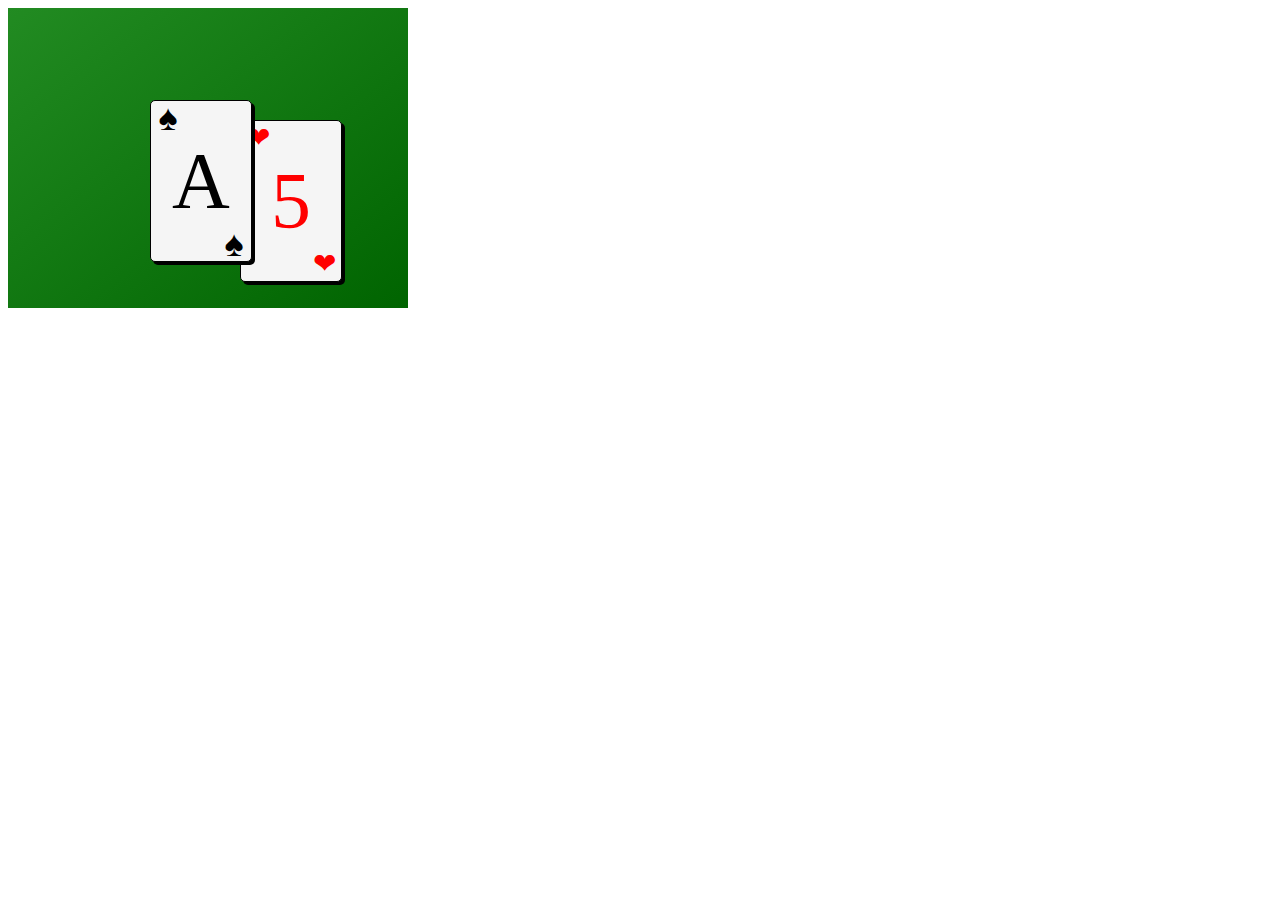
<file: index.html>
<!DOCTYPE HTML>
<html lang="en">
<head>
   <title>Playing cards</title>
   <link rel="stylesheet" href="styles.css">
</head>
<body>
   <div class="table">
      <div class="card card-top card-black">A
         <span class="spade top-left">&#9824;</span>
         <span class="spade bottom-right">&#9824;</span>
      </div>
      <div class="card card-bottom card-red">5
         <span class="heart top-left">&#10084;</span>
         <span class="heart bottom-right">&#10084;</span>
      </div>
   </div>
</body>
</html>
</file>
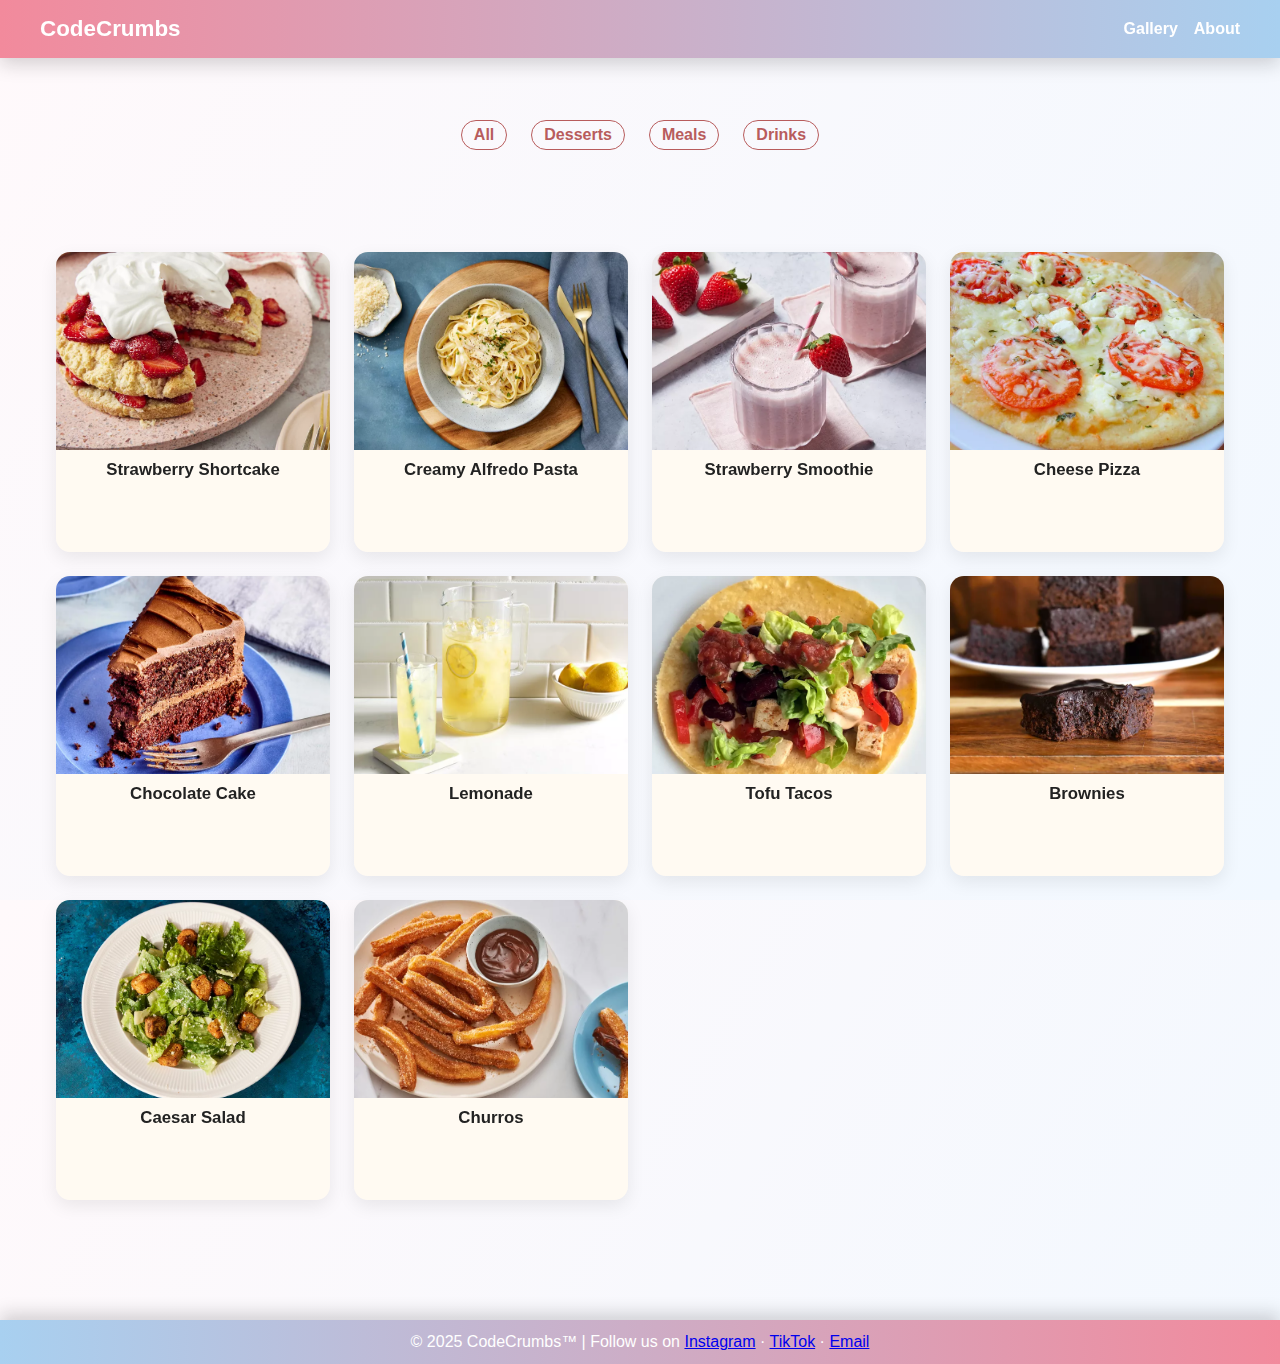
<file: project1/index.html>
<!DOCTYPE html>
<html lang="en">
<head>
  <meta charset="UTF-8">
  <meta name="viewport" content="width=device-width, initial-scale=1.0">
  <title>CodeCrumbs™ - Home</title>
  <link rel="stylesheet" href="style.css">
</head>

<body class="home-page">
  <header class="header">
    <div class="header-inner">
      <h1 class="logo">CodeCrumbs</h1>
      <nav class="nav-bar">
        <a href="gallery.html" class="nav-link">Gallery</a>
        <a href="about.html" class="nav-link">About</a>
      </nav>
    </div>
  </header>

  <main class="main-content">
    <input type="radio" name="filter" id="f-all" checked>
    <input type="radio" name="filter" id="f-dessert">
    <input type="radio" name="filter" id="f-meal">
    <input type="radio" name="filter" id="f-drink">

    <section class="filters" aria-label="Recipe filters">
      <label for="f-all" class="filter-pill">All</label>
      <label for="f-dessert" class="filter-pill">Desserts</label>
      <label for="f-meal" class="filter-pill">Meals</label>
      <label for="f-drink" class="filter-pill">Drinks</label>
    </section>

    <section class="card-grid" aria-label="Recipe list">
      <!-- Recipe card 1 -->
      <a href="recipe1.html" class="card dessert" aria-labelledby="r1-title">
        <div class="card-inner">
          <div class="card-front">
            <img src="assets/strawb_srt_cake.webp" alt="Recipe Thumbnail" class="card-img">
            <h2 id="r1-title">Strawberry Shortcake</h2>
          </div>
          <div class="card-back">
            <p>Prep: 30 mins</p>
            <p>Cook: 20 mins</p>
            <p>Additional: 10mins</p>
            <p>total: 1 hour</p>
            <p>Serves: 8</p>
            <p>Yield: 1 (8-inch) round cake</p>
          </div>
        </div>
      </a>

      <!-- Recipe Card 2 -->
      <a href="recipe2.html" class="card meal" aria-labelledby="r2-title">
        <div class="card-inner">
          <div class="card-front">
            <img src="assets/alfredo.webp" alt="Pasta Thumbnail" class="card-img">
            <h2 id="r2-title">Creamy Alfredo Pasta</h2>
          </div>
          <div class="card-back">
            <p>Cook: 15 mins</p>
            <p>Total: 15 mins</p>
            <p>Serves: 4</p>
          </div>
        </div>
      </a>

      <!-- Recipe Card 3 -->
      <a href="recipe3.html" class="card drink" aria-labelledby="r3-title">
        <div class="card-inner">
          <div class="card-front">
            <img src="assets/srawb_smthy.webp" alt="Strawberry Smoothie" class="card-img">
            <h2 id="r3-title">Strawberry Smoothie</h2>
          </div>
          <div class="card-back">
            <p>Prep: 5 mins</p>
            <p>Cook: 5 mins</p>
            <p>Serves: 2</p>
          </div>
        </div>
      </a>

      <!-- Recipe Card 4 -->
      <a href="recipe4.html" class="card meal" aria-labelledby="r4-title">
        <div class="card-inner">
          <div class="card-front">
            <img src="assets/pizza.webp" alt="Cheese Pizza" class="card-img">
            <h2 id="r4-title">Cheese Pizza</h2>
          </div>
          <div class="card-back">
            <p>Prep: 15 mins</p>
            <p>Cook: 10 mins</p>
            <p>Additional: 15 mins</p>
            <p>Total: 40 mins</p>
            <p>Serves: 8</p>
            <p>Yield: 2</p>
          </div>
        </div>
      </a>

      <!-- Recipe Card 5 -->
      <a href="recipe5.html" class="card dessert" aria-labelledby="r5-title">
        <div class="card-inner">
          <div class="card-front">
            <img src="assets/choc_cake.webp" alt="Chocolate Cake" class="card-img">
            <h2 id="r5-title">Chocolate Cake</h2>
          </div>
          <div class="card-back">
            <p>Prep: 20 mins</p>
            <p>Cook: 30 mins</p>
            <p>Additional: 10 mins</p>
            <p>Total: 1 hour</p>
            <p>Serves: 24</p>
            <p>1 2 layer (9-inch) cake</p>
          </div>
        </div>
      </a>

      <!-- Recipe Card 6 -->
      <a href="recipe6.html" class="card drink" aria-labelledby="r6-title">
        <div class="card-inner">
          <div class="card-front">
            <img src="assets/lemonade.webp" alt="Lemonade" class="card-img">
            <h2 id="r6-title">Lemonade</h2>
          </div>
          <div class="card-back">
            <p>Prep: 10 mins</p>
            <p>Cook: 5 mins</p>
            <p>Total: 15 mins</p>
            <p>Serves: 10</p>
            <p>Yield: 10 (8-ounce) servings</p>
          </div>
        </div>
      </a>

      <!-- Recipe Card 7 -->
      <a href="recipe7.html" class="card meal" aria-labelledby="r7-title">
        <div class="card-inner">
          <div class="card-front">
            <img src="assets/taco.webp" alt="Tofu Tacos" class="card-img">
            <h2 id="r7-title">Tofu Tacos</h2>
          </div>
          <div class="card-back">
            <p>Prep: 25 mins</p>
            <p>Cook: 10 mins</p>
            <p>Total: 35 mins</p>
            <p>Serves: 8</p>
            <p>Yield: 8 tacos</p>
          </div>
        </div>
      </a>

      <!-- Recipe Card 8 -->
      <a href="recipe8.html" class="card dessert" aria-labelledby="r8-title">
        <div class="card-inner">
          <div class="card-front">
            <img src="assets/brownie.webp" alt="Brownies" class="card-img">
            <h2 id="r8-title">Brownies</h2>
          </div>
          <div class="card-back">
            <p>Prep: 15 mins</p>
            <p>Cook: 30 mins</p>
            <p>Total: 45 mins</p>
            <p>Serves: 16</p>
            <p>Yield: 16 brownies</p>
          </div>
        </div>
      </a>

      <!-- Recipe Card 9 -->
      <a href="recipe9.html" class="card meal" aria-labelledby="r9-title">
        <div class="card-inner">
          <div class="card-front">
            <img src="assets/salad.webp" alt="Caesar Salad" class="card-img">
            <h2 id="r9-title">Caesar Salad</h2>
          </div>
          <div class="card-back">
            <p>Prep: 20 mins</p>
            <p>Total: 20 mins</p>
            <p>Serves: 2</p>
          </div>
        </div>
      </a>

      <!-- Recipe Card 10 -->
      <a href="recipe10.html" class="card dessert" aria-labelledby="r10-title">
        <div class="card-inner">
          <div class="card-front">
            <img src="assets/churros.webp" alt="Churros" class="card-img">
            <h2 id="r10-title">Churros</h2>
          </div>
          <div class="card-back">
            <p>Prep: 10 mins</p>
            <p>Cook: 10 mins</p>
            <p>Total: 20 mins</p>
            <p>Serves: 4</p>
          </div>
        </div>
      </a>
    </section>
  </main>

  <footer class="footer">
    <p>© 2025 CodeCrumbs™ | Follow us on 
      <a href="#">Instagram</a> · <a href="#">TikTok</a> · <a href="#">Email</a>
    </p>
  </footer>
</body>
</html>
</file>
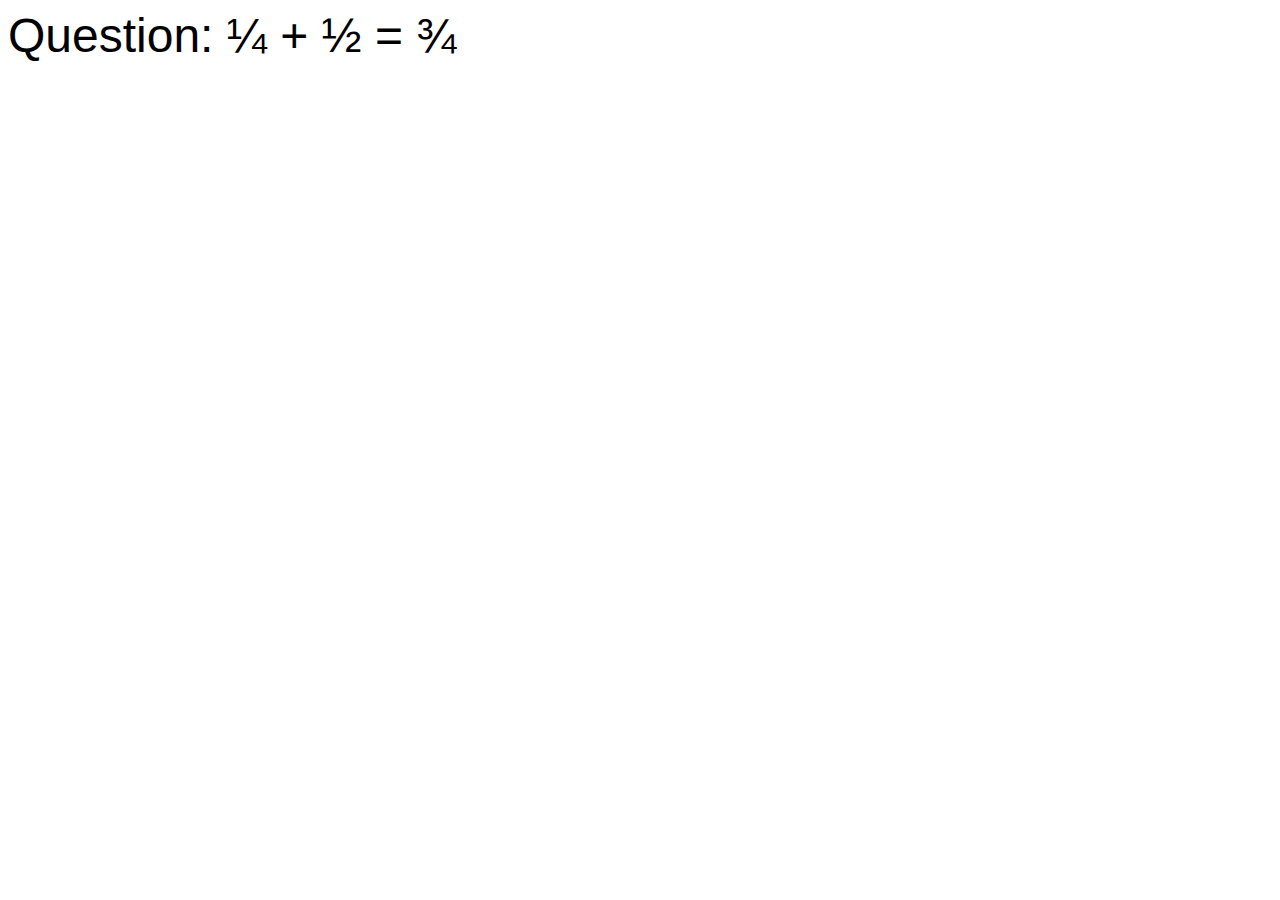
<file: question.html>
<!DOCTYPE HTML>
<html>
   <head>
      <title>Question and Answer</title>
      <style>
   
         body {
            font-family: Calibri, sans-serif;
            font-size: 3em;
         }
   
         #answer {
            color: black;
            width: 100px;
   
            /* Part of your solution goes here */
   
         }
   
         /* moveFraction goes here */
   
   
         #question {
            /* Part of your solution goes here */
   
         }
   
         #question:hover {
            /* Part of your solution goes here */
   
         }
         
         span {
            display: inline-block;         
         }
   
      </style>
   </head>
   <body>
      <span id="question">Question: &frac14; + &frac12; =</span>
      <span id="answer">&frac34;</span>   
   </body>
</html>
</file>
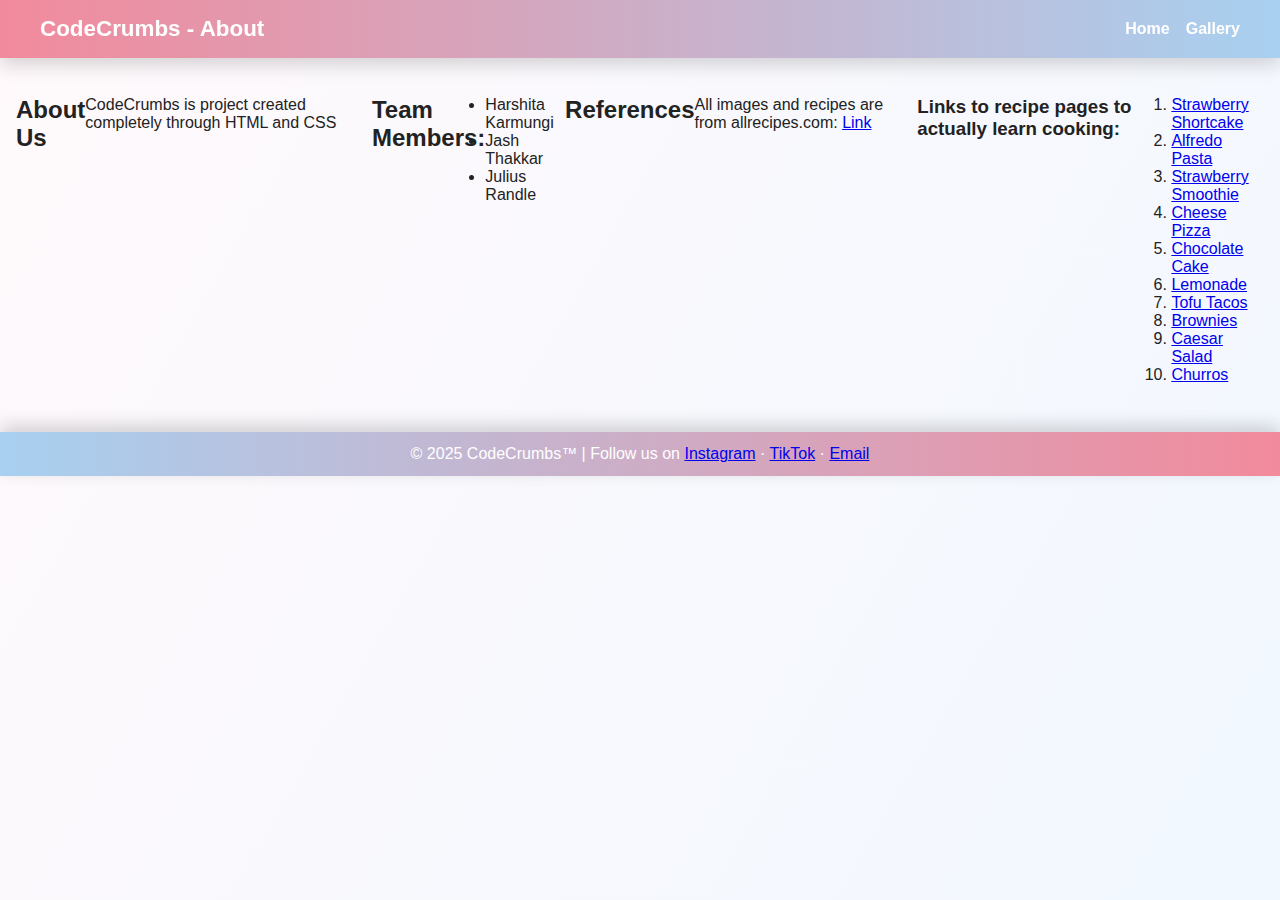
<file: project1/about.html>
<!DOCTYPE html>
<html lang="en">
<head>
  <meta charset="UTF-8">
  <meta name="viewport" content="width=device-width, initial-scale=1.0">
  <title>CodeCrumbs™ - Home</title>
  <link rel="stylesheet" href="style.css">
</head>

<body class="about-page">
    <header class="header">
        <div class="header-inner">
        <h1 class="logo">CodeCrumbs - About</h1>
        <nav class="nav-bar">
            <a href="index.html" class="nav-link active">Home</a>
            <a href="gallery.html" class="nav-link">Gallery</a>
        </nav>
        </div>
    </header>

    <section class="about">
        <h2>About Us</h2>
        <p>CodeCrumbs is project created completely through HTML and CSS</p>
        <h2>Team Members:</h2>
        <ul>
            <li>Harshita Karmungi</li>
            <li>Jash Thakkar</li>
            <li>Julius Randle</li>
        </ul>

        <h2>References</h2>
        <p>All images and recipes are from allrecipes.com: <a href="allrecipes.com">Link</a></p>
        <h3>Links to recipe pages to actually learn cooking:</h3>
        <ol>
            <li><a href="https://www.allrecipes.com/recipe/8201/strawberry-shortcake/">Strawberry Shortcake</a></li>
            <li><a href="https://www.allrecipes.com/recipe/23431/to-die-for-fettuccine-alfredo/">Alfredo Pasta</a></li>
            <li><a href="https://www.allrecipes.com/recipe/20792/b-and-ls-strawberry-smoothie/">Strawberry Smoothie</a></li>
            <li><a href="https://www.allrecipes.com/recipe/133948/four-cheese-margherita-pizza/">Cheese Pizza</a></li>
            <li><a href="https://www.allrecipes.com/recipe/17981/one-bowl-chocolate-cake-iii/">Chocolate Cake</a></li>
            <li><a href="https://www.allrecipes.com/recipe/32385/best-lemonade-ever/">Lemonade</a></li>
            <li><a href="https://www.allrecipes.com/recipe/14045/tofu-tacos-i/">Tofu Tacos</a></li>
            <li><a href="https://www.allrecipes.com/recipe/10549/best-brownies/">Brownies</a></li>
            <li><a href="https://www.allrecipes.com/recipe/229063/classic-restaurant-caesar-salad/">Caesar Salad</a></li>
            <li><a href="https://www.allrecipes.com/recipe/24700/churros/">Churros</a></li>
        </ol>
    </section>

    <footer class="footer aboutfoot">
    <p>© 2025 CodeCrumbs™ | Follow us on 
      <a href="#">Instagram</a> · <a href="#">TikTok</a> · <a href="#">Email</a>
    </p>
  </footer>
</body>
</file>
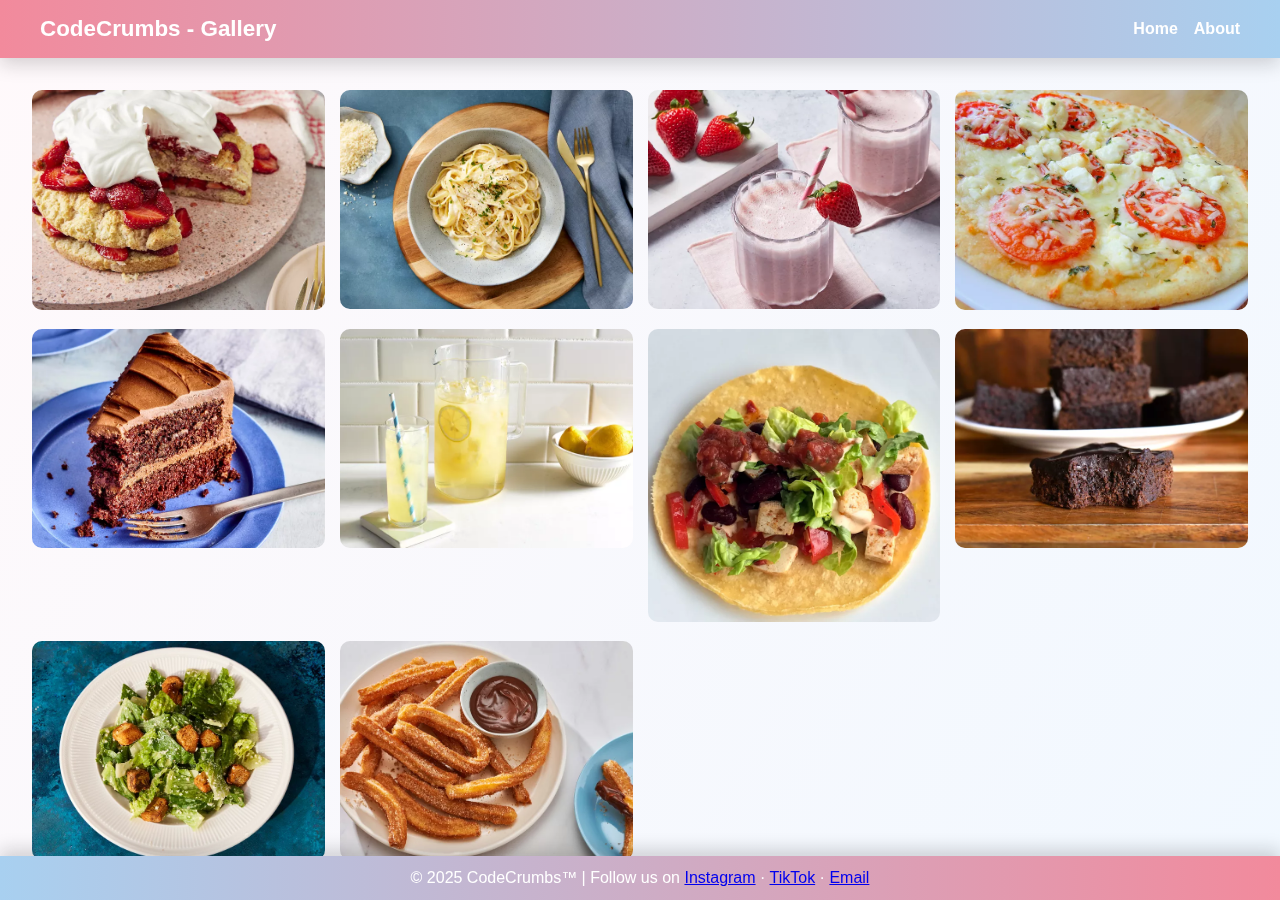
<file: project1/gallery.html>
<!DOCTYPE html>
<html lang="en">
<head>
  <meta charset="UTF-8">
  <meta name="viewport" content="width=device-width, initial-scale=1.0">
  <title>CodeCrumbs™ - Gallery</title>
  <link rel="stylesheet" href="style.css">
</head>
<body>
    <header class="header">
    <div class="header-inner">
      <h1 class="logo">CodeCrumbs - Gallery</h1>
      <nav class="nav-bar">
        <a href="index.html" class="nav-link active">Home</a>
        <a href="about.html" class="nav-link">About</a>
      </nav>
    </div>
  </header>

  <main class="gallery">
    <h2>Gallery</h2>
    <div class="gallery-grid">
        <div class="gallery-item"><img src="assets/strawb_srt_cake.webp" alt="Recipe 1"></div>
        <div class="gallery-item"><img src="assets/alfredo.webp" alt="Recipe 2"></div>
        <div class="gallery-item"><img src="assets/srawb_smthy.webp" alt="Recipe 3"></div>
        <div class="gallery-item"><img src="assets/pizza.webp" alt="Recipe 4"></div>
        <div class="gallery-item"><img src="assets/choc_cake.webp" alt="Recipe 5"></div>
        <div class="gallery-item"><img src="assets/lemonade.webp" alt="Recipe 6"></div>
        <div class="gallery-item"><img src="assets/taco.webp" alt="Recipe 7"></div>
        <div class="gallery-item"><img src="assets/brownie.webp" alt="Recipe 8"></div>
        <div class="gallery-item"><img src="assets/salad.webp" alt="Recipe 9"></div>
        <div class="gallery-item"><img src="assets/churros.webp" alt="Recipe 10"></div>
    </div>
  </main>

  <footer class="footer g">
    <p>© 2025 CodeCrumbs™ | Follow us on 
      <a href="#">Instagram</a> · <a href="#">TikTok</a> · <a href="#">Email</a>
    </p>
  </footer>
</body>
</file>
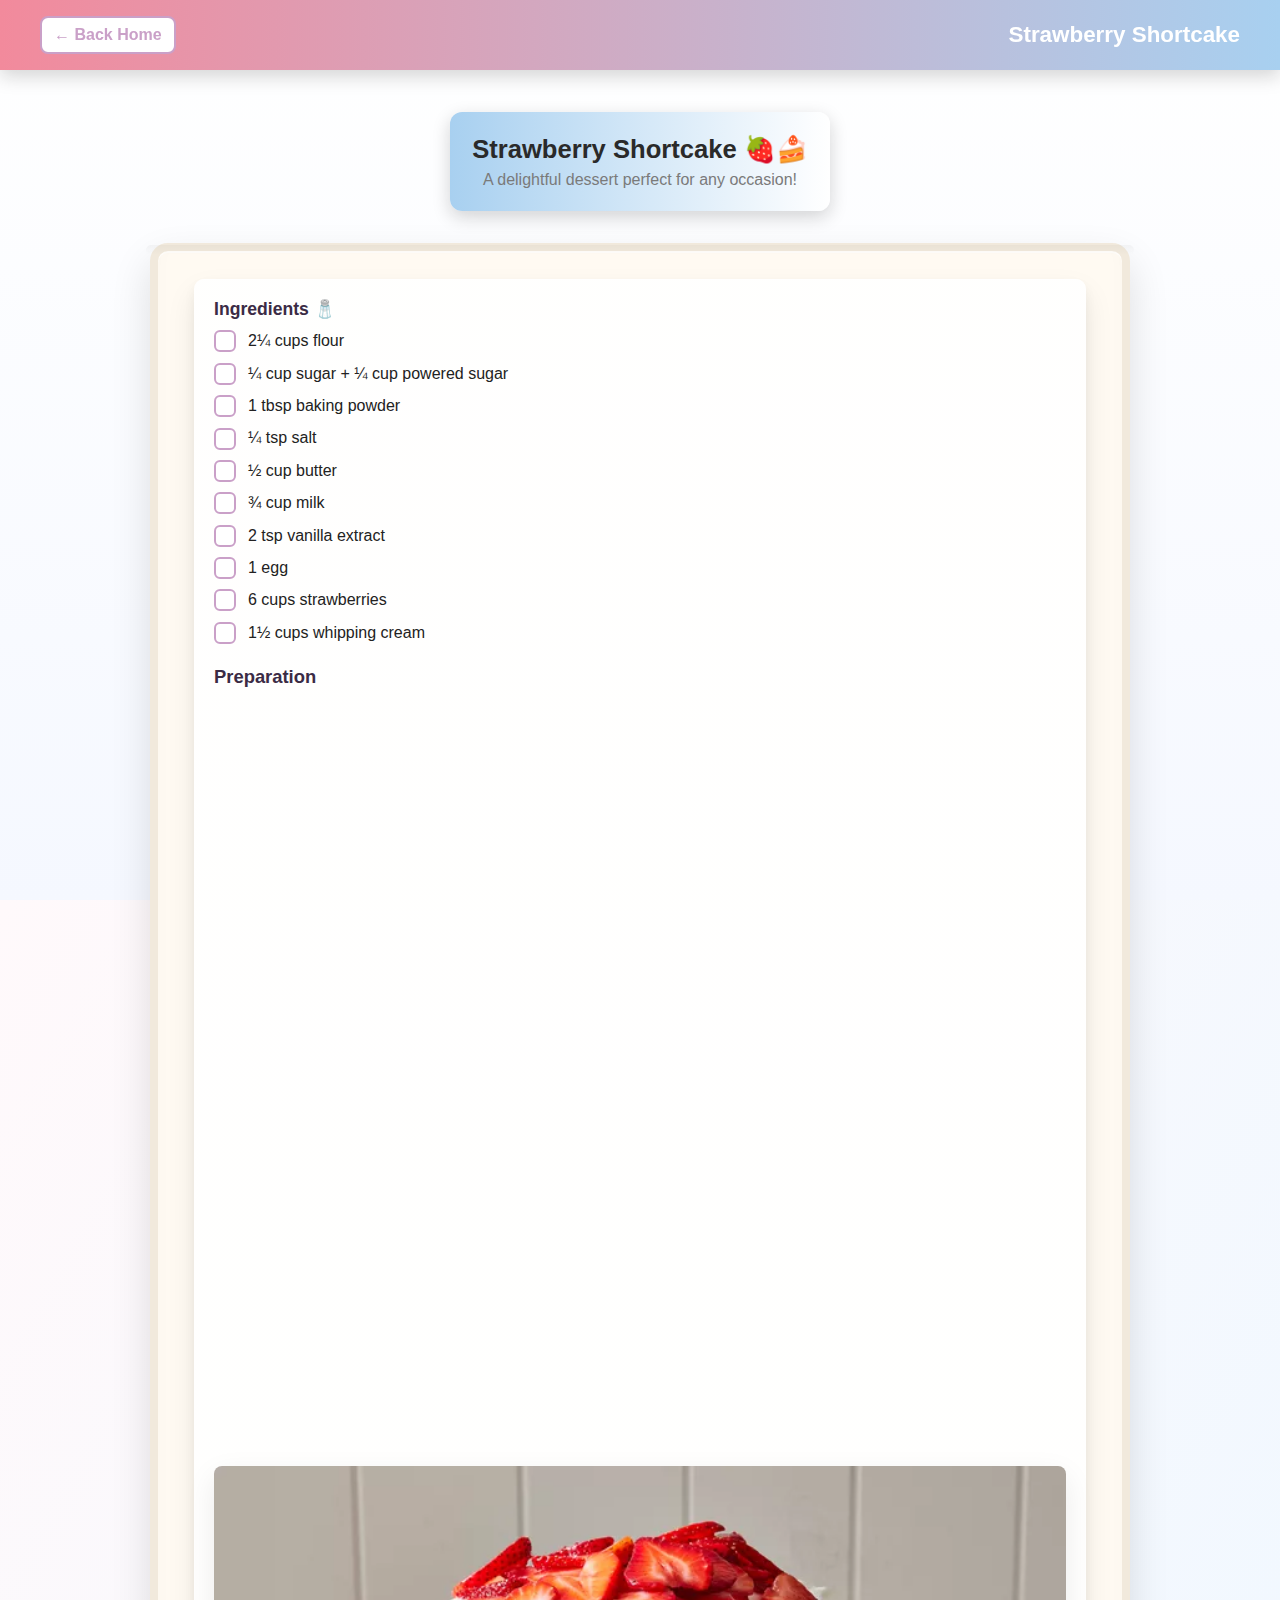
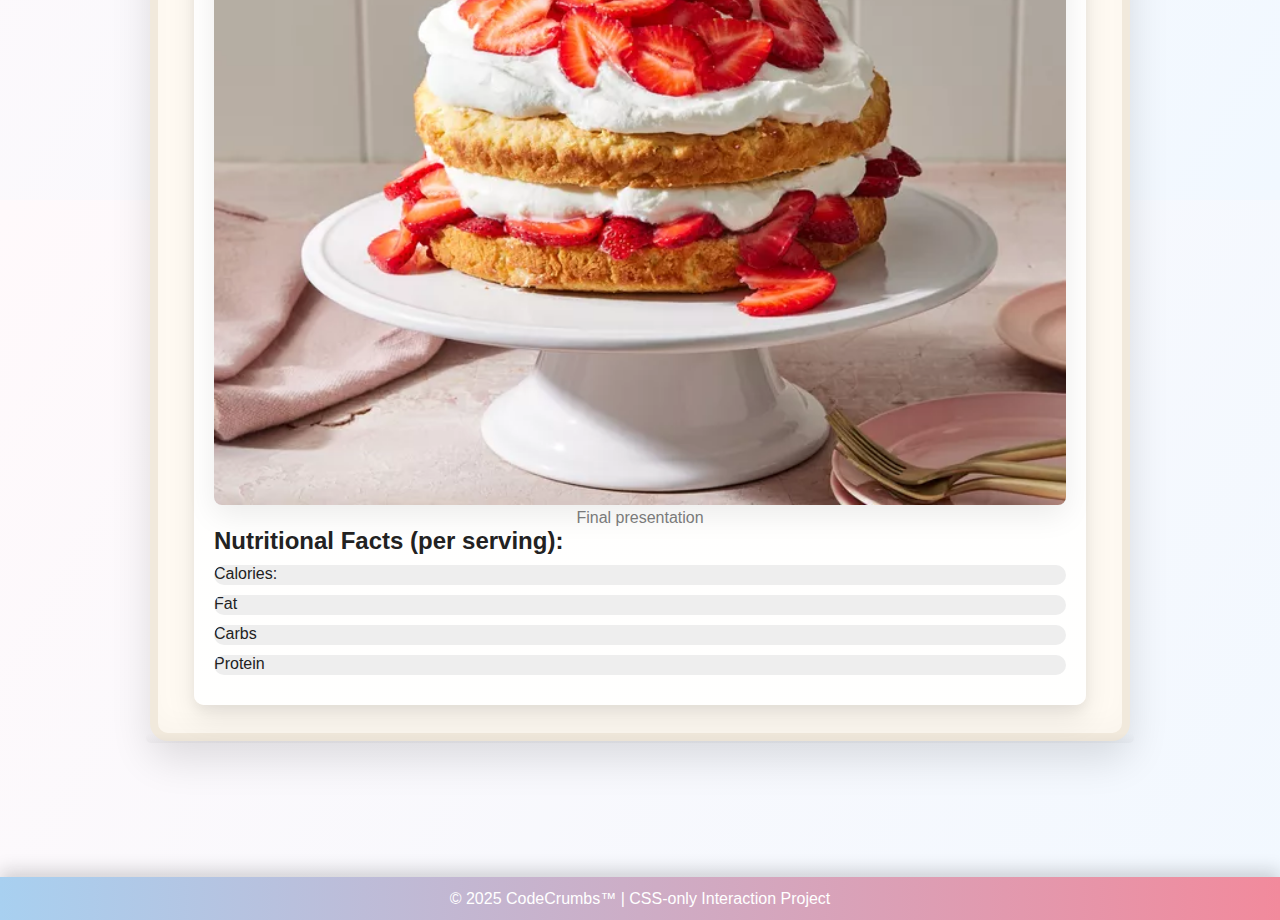
<file: project1/recipe1.html>
<!DOCTYPE html>
<html lang="en">
<head>
  <meta charset="UTF-8" />
  <meta name="viewport" content="width=device-width, initial-scale=1.0" />
  <title>Strawberry Shortcake - CodeCrumbs™</title>
  <link rel="stylesheet" href="style.css" />
</head>

<body class="recipe-page">
  <!-- Header -->
  <header class="header recipe-header">
    <div class="header-inner">
      <a href="index.html" class="back-btn" aria-label="Back to recipes">← Back Home</a>
      <h1 class="logo">Strawberry Shortcake</h1>
    </div>
  </header>

  <!-- Recipe Banner -->
  <section class="recipe-banner">
    <h2 class="recipe-title">Strawberry Shortcake 🍓🍰</h2>
    <p class="recipe-subtitle">A delightful dessert perfect for any occasion!</p>
  </section>

  <main class="recipe-layout">
    <article class="notebook" role="article" aria-labelledby="recipe-title">

      <div class="page-inner">
        <section class="ingredients" aria-labelledby="ingredients-title">
          <h2 id="ingredients-title">Ingredients 🧂</h2>

          <label class="chk">
            <input type="checkbox">
            <span class="box" aria-hidden="true"></span>
            <span class="text"> 2¼ cups flour</span>
          </label>

          <label class="chk">
            <input type="checkbox">
            <span class="box" aria-hidden="true"></span>
            <span class="text"> ¼ cup sugar + ¼ cup powered sugar</span>
          </label>

          <label class="chk">
            <input type="checkbox">
            <span class="box" aria-hidden="true"></span>
            <span class="text"> 1 tbsp baking powder</span>
          </label>

          <label class="chk">
            <input type="checkbox">
            <span class="box" aria-hidden="true"></span>
            <span class="text"> ¼ tsp salt</span>
          </label>

          <label class="chk">
            <input type="checkbox">
            <span class="box" aria-hidden="true"></span>
            <span class="text"> ½ cup butter</span>
          </label>

          <label class="chk">
            <input type="checkbox">
            <span class="box" aria-hidden="true"></span>
            <span class="text"> ¾ cup milk</span>
          </label>

          <label class="chk">
            <input type="checkbox">
            <span class="box" aria-hidden="true"></span>
            <span class="text"> 2 tsp vanilla extract</span>
          </label>

          <label class="chk">
            <input type="checkbox">
            <span class="box" aria-hidden="true"></span>
            <span class="text"> 1 egg</span>
          </label>

          <label class="chk">
            <input type="checkbox">
            <span class="box" aria-hidden="true"></span>
            <span class="text"> 6 cups strawberries</span>
          </label>

          <label class="chk">
            <input type="checkbox">
            <span class="box" aria-hidden="true"></span>
            <span class="text"> 1½ cups whipping cream</span>
          </label>
        </section>

        <section class="steps" aria-labelledby="steps-title">
          <h2 id="steps-title">Preparation</h2>

          <div class="step">
            <h3>Step 1</h3>
            <p>Pre-heat your oven to 425 °F (220 °C). Grease an 8-inch cake pan with butter abd lightly dust with flour.</p>
          </div>

          <div class="step">
            <h3>Step 2</h3>
            <p>SLice the strawberries and toss them with 1/3 cup of sugar. Set aside.</p>
          </div>

          <div class="step">
            <h3>Step 3</h3>
            <p>Combine flour, 1/4 cup of white sugar, baking powder, and salt in a medium bowl; cut in butter with a pastry blender or two knives until mixture resembles coarse crumbs. Make a well in the center of mixture; add beaten egg, half-and-half, and 1 teaspoon vanilla.  Stir mixture until just combined and no dry spots remain, being careful not to overmix.</p>
          </div>

          <div class="step">
            <h3>Step 4</h3>
            <p>Spoon batter evenly into prepared cake pan. Bake in the preheated oven until a toothpick inserted into the cake comes out clean and top is golden brown, about 18 minutes. Let cool partially in cake pan, about 10 minutes. Flip cake onto a clean work surface.</p>
          </div>

          <div class="step">
            <h3>Step 5</h3>
            <p>Meanwhile, beat heavy cream, powdered sugar, and remaining 1 teaspoon vanilla with an electric mixer on medium-high speed until soft peaks form, about 3 minutes. Set aside.</p>
          </div>

          <div class="step">
            <h3>Step 6</h3>
            <p>Cut partially cooled cake in half horizontally, making 2 layers; set top layer aside. Drain reserved strawberries in a colander placed over a small bowl, reserving any juice. Brush strawberry juice evenly over top of bottom cake layer. Evenly arrange ½ of the drained strawberries over bottom layer of cake.</p>
          </div>

          <div class="step">
            <h3>Step 7</h3>
            <p>Spread ½ of whipped cream evenly over strawberries; place top cake layer over whipped cream. Top with remaining strawberries and whipped cream.</p>
          </div>

          <div class="step">
            <h3>Step 8</h3>
            <p>Enjoy!</p>
          </div>
        </section>

        <figure class="final-photo">
          <img src="assets/swb_srt_ck_r1.webp" alt="Final cake photo" class="recipe-img"/>
          <figurecaption>Final presentation</figurecaption>
        </figure>

        <section class="nutrition" aria-labelledby="nutrition-title">
          <h2 id="nutrition-title">Nutritional Facts (per serving):</h2>
          <div class="bar">
            <span style="--value:100%">Calories: 430</span>
          </div>
          <div class="bar">
            <span style="--value:21%">Fat</span>
          </div>
          <div class="bar">
            <span style="--value:55%">Carbs</span>
          </div>
          <div class="bar">
            <span style="--value:7%">Protein</span>
          </div>
        </section>
      </div>
    </article>
  </main>

  <footer class="footer">
    <p>© 2025 CodeCrumbs™ | CSS-only Interaction Project</p>
  </footer>
</body>
</html>
</file>
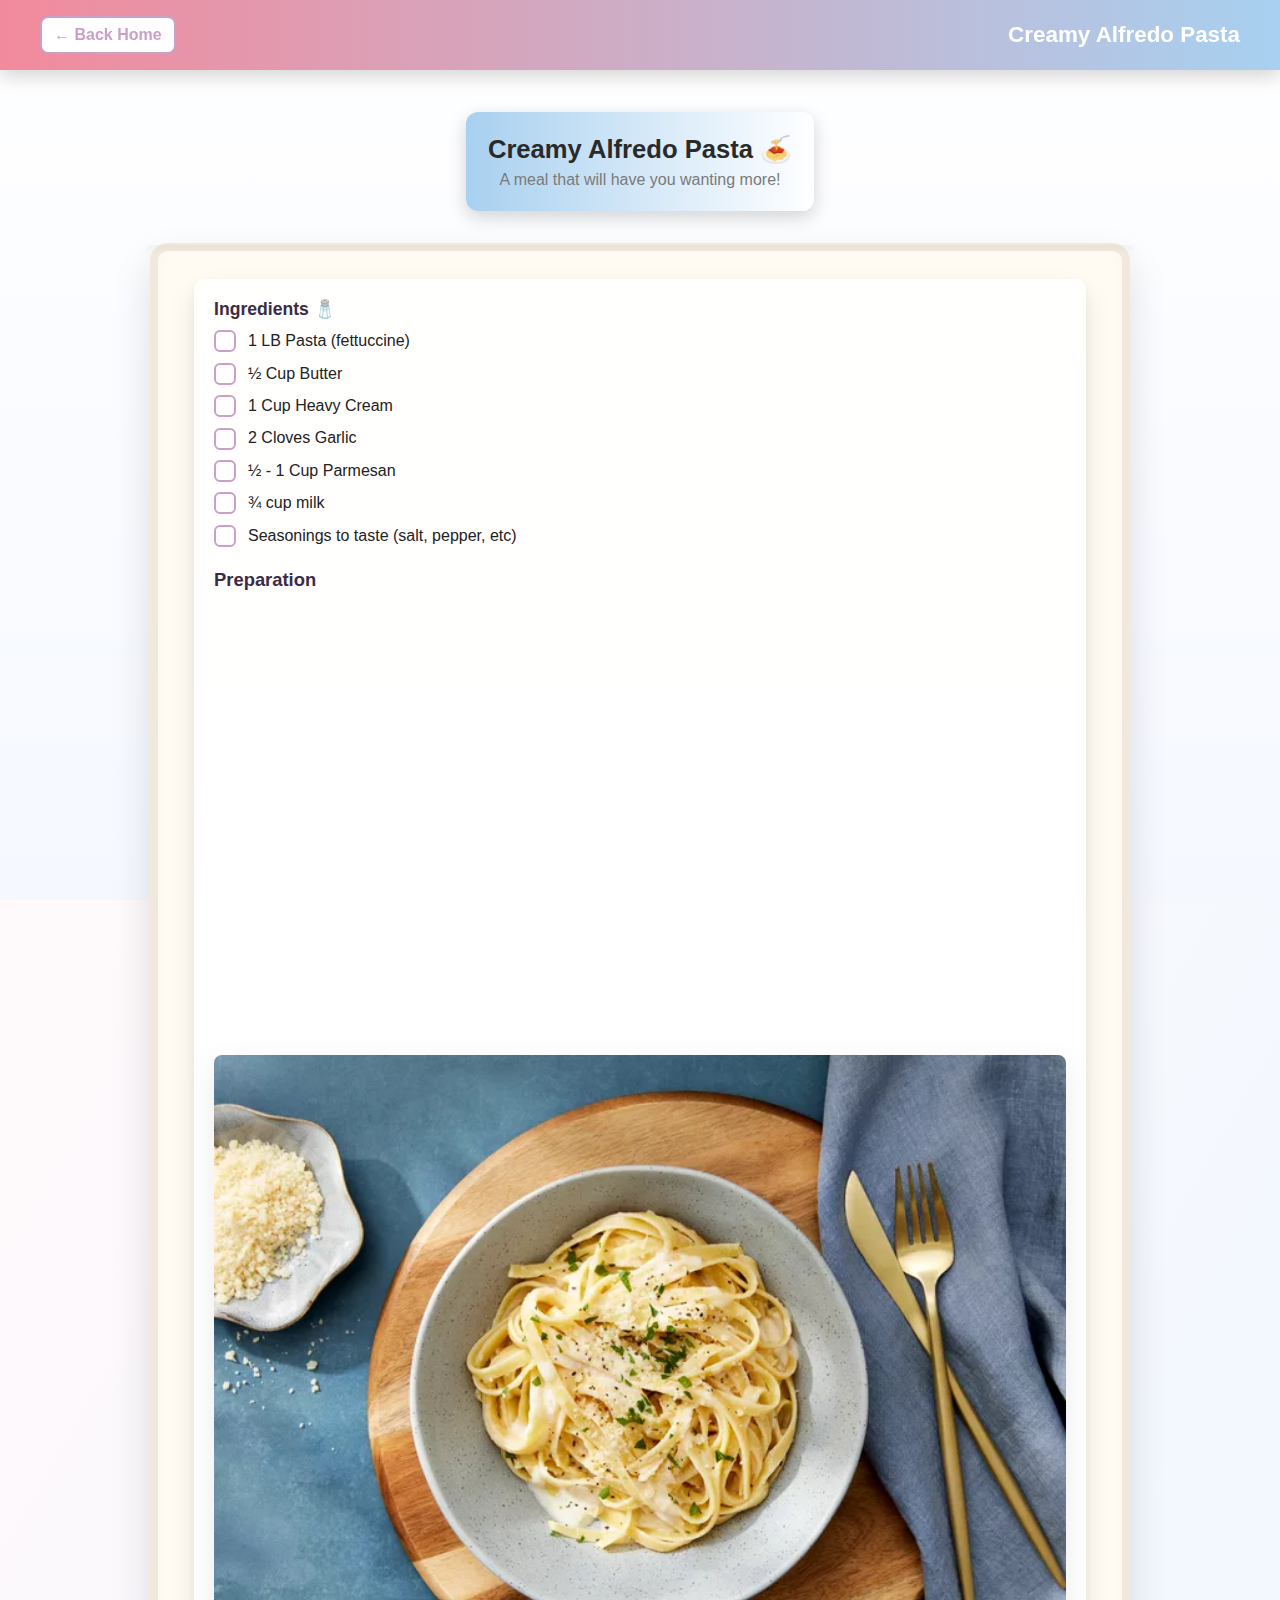
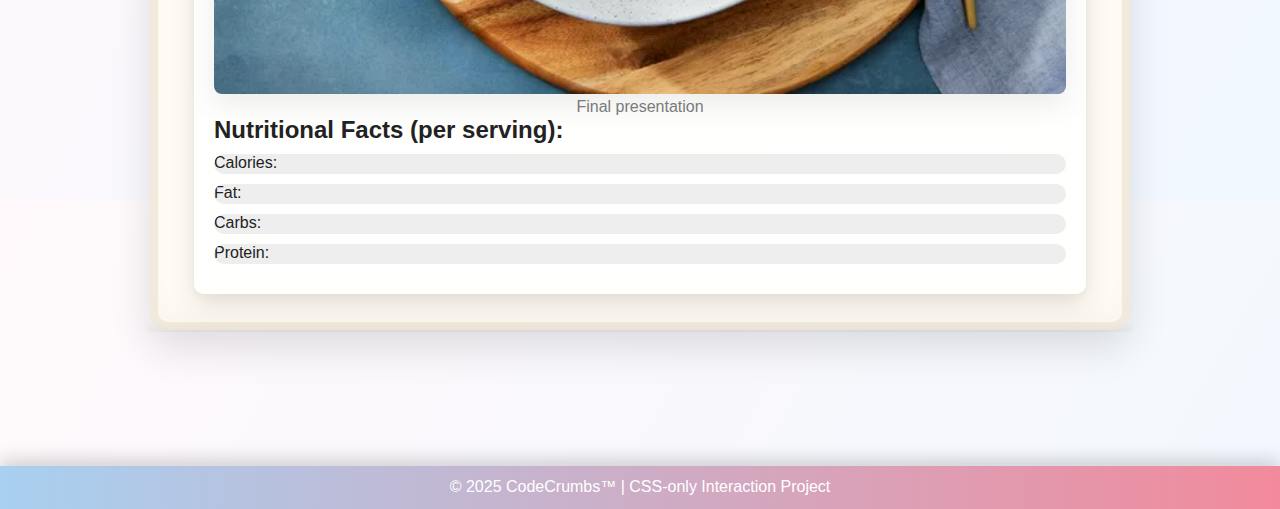
<file: project1/recipe2.html>
<!DOCTYPE html>
<html lang="en">
<head>
  <meta charset="UTF-8" />
  <meta name="viewport" content="width=device-width, initial-scale=1.0" />
  <title>Creamy Alfredo Pasta - CodeCrumbs™</title>
  <link rel="stylesheet" href="style.css" />
</head>

<body class="recipe-page">
  <!-- Header -->
  <header class="header recipe-header">
    <div class="header-inner">
      <a href="index.html" class="back-btn" aria-label="Back to recipes">← Back Home</a>
      <h1 class="logo">Creamy Alfredo Pasta</h1>
    </div>
  </header>

  <!-- Recipe Banner -->
  <section class="recipe-banner">
    <h2 class="recipe-title">Creamy Alfredo Pasta 🍝</h2>
    <p class="recipe-subtitle">A meal that will have you wanting more!</p>
  </section>

  <main class="recipe-layout">
    <article class="notebook" role="article" aria-labelledby="recipe-title">

      <div class="page-inner">
        <section class="ingredients" aria-labelledby="ingredients-title">
          <h2 id="ingredients-title">Ingredients 🧂</h2>

          <label class="chk">
            <input type="checkbox">
            <span class="box" aria-hidden="true"></span>
            <span class="text">  1 LB Pasta (fettuccine)</span>
          </label>

          <label class="chk">
            <input type="checkbox">
            <span class="box" aria-hidden="true"></span>
            <span class="text"> ½ Cup Butter</span>
          </label>

          <label class="chk">
            <input type="checkbox">
            <span class="box" aria-hidden="true"></span>
            <span class="text"> 1 Cup Heavy Cream</span>
          </label>

          <label class="chk">
            <input type="checkbox">
            <span class="box" aria-hidden="true"></span>
            <span class="text"> 2 Cloves Garlic</span>
          </label>

          <label class="chk">
            <input type="checkbox">
            <span class="box" aria-hidden="true"></span>
            <span class="text"> ½ - 1 Cup Parmesan</span>
          </label>

          <label class="chk">
            <input type="checkbox">
            <span class="box" aria-hidden="true"></span>
            <span class="text"> ¾ cup milk</span>
          </label>

          <label class="chk">
            <input type="checkbox">
            <span class="box" aria-hidden="true"></span>
            <span class="text"> Seasonings to taste (salt, pepper, etc)</span>
          </label>
        </section>

        <section class="steps" aria-labelledby="steps-title">
          <h2 id="steps-title">Preparation</h2>

          <div class="step">
            <h3>Step 1</h3>
            <p>Add butter and heavy cream to a large pan and simmer on low heat for 2 minutes.</p>
          </div>

          <div class="step">
            <h3>Step 2</h3>
            <p>Add Garlic, seasonings, and Parmesan and wisk slowly until sauce is smooth.</p>
          </div>

          <div class="step">
            <h3>Step 3</h3>
            <p>Put pasta in a larger pan with slightly salted water covering it and let the water get to a boil on high heat.</p>
          </div>

          <div class="step">
            <h3>Step 4</h3>
            <p>In about 20 minutes the pasta should get soft, when this happends turn the heat off.</p>
          </div>

          <div class="step">
            <h3>Step 5</h3>
            <p>To serve place pasta on a plate and add sauce on top of the pasta.</p>
          </div>

          <div class="step">
            <h3>Step 6</h3>
            <p>Enjoy!</p>
          </div>
        </section>

        <figure class="final-photo">
          <img src="assets/alfredo.webp" alt="Final cake photo" class="recipe-img"/>
          <figurecaption>Final presentation</figurecaption>
        </figure>

        <section class="nutrition" aria-labelledby="nutrition-title">
          <h2 id="nutrition-title">Nutritional Facts (per serving):</h2>
          <div class="bar">
            <span style="--value:100%">Calories: 964</span>
          </div>
          <div class="bar">
            <span style="--value:21%">Fat: 61g</span>
          </div>
          <div class="bar">
            <span style="--value:55%">Carbs: 84g</span>
          </div>
          <div class="bar">
            <span style="--value:7%">Protein: 24g</span>
          </div>
        </section>
      </div>
    </article>
  </main>

  <footer class="footer">
    <p>© 2025 CodeCrumbs™ | CSS-only Interaction Project</p>
  </footer>
</body>
</html>
</file>
<file: styles.css>
.table {
   width: 400px;
   height: 300px;

   /* TODO: Add part of your solution here */
   background: linear-gradient(to bottom right, forestgreen, darkgreen);
   
}

.card-red {
   color: red;
}

.card-black {
   color: black;
}

.card {
   background-color: whitesmoke;
   border: 1px solid black;         
   width: 100px;
   height: 160px;
   line-height: 160px;
   text-align: center;
   font-size: 80px;

   /* TODO: Add part of your solution here */
   border-radius: 5px;
   box-shadow: 3px 3px rgba(0,0,0,1);

}      

.card-top {
   /* TODO: Add part of your solution here */
   position: absolute;
   left: 150px;
   top: 100px;
   z-index: 2;

}

.card-bottom {
   /* TODO: Add part of your solution here */
   position: absolute;
   left: 240px;
   top: 120px;
   z-index: 1;

}

.heart {
   color: red;
   font-size: 28px; 
   width: 30px;
   height: 30px;  
   line-height: 30px;
}

.spade {
   color: black;
   font-size: 36px; 
   width: 30px;
   height: 30px;  
   line-height: 30px;
}

.top-left {
   /* TODO: Add part of your solution here */
   position: absolute;
   left: 2px;
   top: 2px;

}

.bottom-right {
   /* TODO: Add part of your solution here */
   position: absolute;
   right: 2px;
   bottom: 2px;

}
</file>
<file: project1/style.css>
/* === Global Reset === */
* {
  margin: 0;
  padding: 0;
  box-sizing: border-box;
}

html, body {
  height: 100%;
  font-family: "Poppins", sans-serif;
  color: #222;
  background: linear-gradient(120deg, #fff9fb, #f1f8ff);
  scroll-behavior: smooth;
  margin: 0;
  display: flex;
  flex-direction: column;
}

/* === Color Palette === */
:root {
  --bg: #fff9fb;
  --page: #fffaf2;
  --page-edge: #f1e9dc;
  --accent: #caa0c8;
  --pink: #f28a9c;
  --blue: #a8d0f0;
  --text: #222;
  --muted: #7a7a7a;
  --accent1: #e65c7b;
  --shadow: rgba(18, 18, 18, 0.18);
}

/* === Header === */
.header {
  position: fixed;
  top: 0;
  left: 0;
  right: 0;
  background: linear-gradient(90deg, var(--pink), var(--blue));
  color: #fff;
  padding: 1rem 1.5rem;
  z-index: 50;
  box-shadow: 0 6px 18px var(--shadow);
}

.header-inner {
  display: flex;
  align-items: center;
  justify-content: space-between;
  gap: 1rem;
  max-width: 1200px;
  margin: 0 auto;
}

.logo {
  font-size: 1.4rem;
  font-weight: 700;
  color: #fff;
}

.nav-bar {
  display: flex;
  gap: 1rem;
}

.nav-link {
  text-decoration: none;
  color: #fff;
  font-weight: 600;
}

.nav-link:hover {
  opacity: 0.8;
}

.main-content {
  flex: 1;
}

/* === Card Grid (Homepage) === */
.card-grid {
  max-width:1200px;
  margin: 86px auto 120px;
  display:grid;
  gap:1.5rem;
  padding:0 1rem;
  grid-template-columns: repeat(auto-fit, minmax(240px, 1fr));
  align-items:start;
}

.card {
  perspective: 1000px;
  text-decoration: none;
  width: 100%;
  color: inherit;
  display: block;
}

.card-inner {
  width: 100%;
  height: 300px;
  transition: transform 0.8s cubic-bezier(0.2,0.9,0.3,1);
  transform-style: preserve-3d;
  position: relative;
}

.card:hover .card-inner {
  transform: rotateY(180deg) translateZ(0.01px);
  box-shadow: 0 12px 36px rgba(0,0,0,0.12);
}

.card-front, .card-back {
  position: absolute;
  inset: 0;
  border-radius: 14px;
  backface-visibility: hidden;
  overflow: hidden;
  box-shadow: 0 6px 18px rgba(0,0,0,0.08);
}

.card-front {
  background: var(--page);
  display: flex;
  flex-direction: column;
  justify-content: flex-start;
  align-items: center;
}

.card-front h2 {
  margin: 0.6rem 0;
  font-size: 1.05rem;
  color: var(--text);
}

.card-back {
  background: linear-gradient(180deg, var(--pink),var(--blue));
  color: #111;
  transform: rotateY(180deg);
  display: flex;
  flex-direction: column;
  justify-content: center;
  align-items: center;
  padding: 1rem;
  text-align: center;
}

.card-front img {
  width: 100%;
  height: 66%;
  object-fit: cover;
  display: block;
}

/* === Footer === */
.footer {
  right: 0;
  left: 0;
  bottom: 0;
  background: linear-gradient(90deg, var(--blue), var(--pink));
  color: white;
  text-align: center;
  padding: 0.8rem;
  box-shadow: 0 -6px 18px var(--shadow);
  z-index: 60;
}

.filters {
  text-align: center;
  padding: 2rem;
}

.filters input {
  display: none;
}

.filters label {
  margin: 0 8px;
  cursor: pointer;
  padding: 5px 12px;
  border: 1px solid #b85c5c;
  border-radius: 20px;
  color: #b85c5c;
}

.filters input:checked + label {
  background: #b85c5c;
  color: #fff;
}

/* === Recipe Page === */
.recipe-page {
  padding-top: 6rem;
  background: linear-gradient(180deg, #fff, #f5f8ff);
  min-height: 100vh;
}

/* === Recipe Banner === */
.recipe-banner {
  text-align: center;
  padding: 1.4rem;
  background: linear-gradient(90deg, var(--blue), #fff);
  border-radius: 12px;
  margin: 1rem auto;
  max-width: 900px;
  box-shadow: 0 6px 18px var(--shadow);
}

.recipe-title {
  font-size: 1.6rem;
  color: #2a2a2a;
  font-weight: 700;
}

.recipe-subtitle {
  color: var(--muted);
  margin-top: 0.4rem;
}

/* === Notebook Layout === */
.recipe-layout {
  display: flex;
  justify-content: center;
  padding: 1rem;
  margin-bottom: 120px;
}

.notebook {
  background: var(--page);
  width: 92%;
  max-width: 980px;
  padding: 28px 36px;
  border-radius: 18px;
  position: relative;
  box-shadow:
    0 18px 40px rgba(0,0,0,0.12),
    inset 0 2px 0 rgba(255,255,255,0.6),
    inset 0 -12px 20px rgba(0,0,0,0.02);
  border: 8px solid var(--page-edge);
  overflow: visible;
}

.page-inner {
  position: relative;
  z-index: 3;
  background: transparent;
}

.notebook::before, .notebook::after {
  content: "";
  position: absolute;
  left: -12px;
  right: -12px;
  height: 10px;
  background: linear-gradient(180deg, rgba(0,0,0,0.03), transparent);
  border-radius: 12px;
  z-index: 1;
}

.notebook::before {
  top: -6px;
}

.notebook::after {
  bottom: -10px;
  transform: rotate(180deg);
}

.page-inner {
  background: linear-gradient(180deg, rgba(255,255,255,0.9), rgba(255,255,255,0.95));
  border-radius: 10px;
  padding: 20px;
  box-shadow:
    0 14px 30px rgba(0,0,0,0.08),
    0 6px 12px rgba(0,0,0,0.05),
    inset 0 1px 0 rgba(255,255,255,0.5);
}

/* === Ingredients Checklist === */
.ingredients {
  margin-bottom: 22px;
}

.ingredients h2 {
  color: #3b2b45;
  margin-bottom: 10px;
  font-size: 1.1rem;
}

.chk {
  display: flex;
  align-items: center;
  gap: 12px;
  margin: 10px 0;
  cursor: pointer;
  user-select: none;
}

.chk input[type="checkbox"] {
  display: none;
}

.chk .box {
  width:22px;
  height:22px;
  border-radius:6px;
  border:2px solid var(--accent);
  background: #fff;
  display:inline-block;
  position:relative;
  transition: background .18s ease, transform .12s ease, box-shadow .18s;
  flex: 0 0 22px;
}

.chk .box::after {
  content:"";
  position:absolute;
  left:6px;
  top:2px;
  font-size:14px;
  color:#fff;
  opacity:0;
  transform: scale(.8);
  transition: opacity .15s ease, transform .15s ease;
}

.chk input[type="checkbox"]:checked + .box {
  background: var(--accent);
  border-color: var(--accent);
  box-shadow: 0 2px 6px rgba(0,0,0,0.12);
}

.chk input[type="checkbox"]:checked + .box::after {
  content: "✔";
  color: #fff;
  opacity:1;
  transform: scale(1);
}

.chk input[type="checkbox"]:checked + .box + .text {
  color: #9aa0a8;
  text-decoration: line-through;
}

.chk .text {
  font-size: 1rem;
  color: var(--text);
  line-height:1.4;
}

.chk:hover .box {
  transform: translateY(-1px);
}

/* === Steps === */
.steps {
  margin-top: 12px;
}

.steps h2 {
  font-size:1.15rem;
  color: #3b2b45;
  margin-bottom:8px;
}

.step {
  background: white;
  border-left: 6px solid var(--accent);
  margin-bottom: 12px;
  padding: 12px 14px;
  border-radius: 8px;
  box-shadow: 0 6px 18px rgba(0,0,0,0.06);
  opacity: 0;
  transform: translateY(28px);
  animation: stepFade 0.6s ease forwards;
}

.step:nth-of-type(1) { animation-delay: 0.25s; }
.step:nth-of-type(2) { animation-delay: 0.55s; }
.step:nth-of-type(3) { animation-delay: 0.85s; }
.step:nth-of-type(4) { animation-delay: 1.15s; }
.step:nth-of-type(5) { animation-delay: 1.45s; }
.step:nth-of-type(6) { animation-delay: 2.15s; }
.step:nth-of-type(7) { animation-delay: 2.45s; }
.step:nth-of-type(8) { animation-delay: 3.15s; }
.step:nth-of-type(9) { animation-delay: 3.45s; }
.step:nth-of-type(10) { animation-delay: 4.15s; }

@keyframes stepFade {
  to {
    opacity:1;
    transform:translateY(0);
  }
}

/* === Recipe Image === */
.final-photo {
  margin-top: 12px;
  text-align:center;
  color:var(--muted);
}

.recipe-img {
  width:100%;
  border-radius:8px;
  box-shadow: 0 10px 30px rgba(0,0,0,0.08);
}

/* === Back Button === */
.back-btn {
  display:inline-block;
  padding:8px 12px;
  border-radius:8px;
  border:2px solid var(--accent);
  color:var(--accent);
  background:#fff;
  text-decoration:none;
  font-weight:600;
  transition: all .18s ease;
  position:relative;
}

.back-btn:hover {
  background:var(--accent);
  color:#fff;
  transform:translateY(-2px);
}

/* === Responsive Design === */
@media (max-width:820px) {
  .card-grid {
    padding: 110px 1rem 160px;
    grid-template-columns: 1fr;
  }

  .notebook {
    padding:18px;
    border-radius:12px;
  }

  .spiral {
    left: -48px;
    gap:14px;
  }

  .spiral-rod {
    left:-34px;
    width:8px;
  }
}

/* ================= FILTERS (CSS-only radios) ================= */
.filters{ max-width:1200px; margin:86px auto 0; padding:1rem; display:flex; gap:0.5rem; justify-content:center; align-items:center; }
.filters input{ display:none; }
.filter-pill{
  display:inline-block; padding:.5rem .9rem; border-radius:999px; border:1px solid rgba(139,75,51,0.18);
  background:transparent; color:var(--rust); cursor:pointer; font-weight:600;
  transition: all .18s ease;
}
.filter-pill:hover { transform: translateY(-2px); box-shadow: 0 6px 18px var(--shadow); }
#f-all:checked + label[for="f-all"],
#f-dessert:checked + label[for="f-dessert"],
#f-meal:checked + label[for="f-meal"],
#f-drink:checked + label[for="f-drink"] {
  background: linear-gradient(90deg,var(--terracotta), #b65a3f); box-shadow: 0 8px 26px rgba(172,93,66,0.18);
}

/* ================= filter rules (hide non-matching) ================= */
#f-dessert:checked ~ .card-grid .card:not( .dessert),
#f-meal:checked ~ .card-grid .card:not( .meal),
#f-drink:checked ~ .card-grid .card:not( .drink) {
  display:none;
}

/* NUTRITION BARS */
.nutrition .bar {
  background: #eee;
  border-radius: 10px;
  margin: 10px 0;
  overflow: hidden;
  text-align: center;
}

.nutrition span {
  display: block;
  height: 20px;
  background: #b85c5c;
  width: 0;
  animation: fillBar 2s forwards;
  animation-delay: 0.3s;
}

@keyframes fillBar {
  to {
    width: var(--value);
  }
}

/* GALLERY */
.gallery {
  padding-top: 30px;
}

.gallery-grid {
  display: grid;
  grid-template-columns: repeat(auto-fit,minmax(250px,1fr));
  gap: 15px;
  padding: 2rem;
}

.gallery-item img {
  width: 100%;
  border-radius: 10px;
  transition: transform 0.5s;
}

.gallery-item img:hover {
  transform: scale(1.05);
}

/* === About Page Container and Card === */
.about {
  display: flex;
  justify-content: center;
  align-items: flex-start;
  padding: 6rem 1rem 3rem;
}

.about-card {
  background: var(--page);
  padding: 2rem 2.5rem;
  border-radius: 14px;
  max-width: 750px;
  width: 100%;
  box-shadow: 0 8px 28px rgba(0, 0, 0, 0.08);
  animation: fadeInUp 0.4s ease-out;
}

@keyframes fadeInUp {
  from {
    opacity: 0;
    transform: translateY(20px);
  }
  to {
    opacity: 1;
    transform: translateY(0);
  }
}

.about-card h2 {
  color: var(--accent1);
  font-size: 1.5rem;
  margin-top: 1.4rem;
}

.about-card h3 {
  margin-top: 1.2rem;
  color: var(--pink);
}

.about-card p, 
.about-card ol {
  font-size: 1rem;
  line-height: 1.6;
  margin: 1rem 0;
}

.about-card a {
  color: var(--accent1);
  font-weight: 500;
  text-decoration: none;
}

.about-card a:hover {
  color: var(--pink);
  text-decoration: underline;
}

.team-list {
  display: flex;
  flex-direction: column;
  gap: 0.4rem;
  background: var(--page-edge);
  padding: 1rem;
  border-left: 4px solid var(--accent);
  border-radius: 8px;
  margin-bottom: 1.5rem;
  font-weight: 500;
}

.recipe-links li {
  margin-bottom: 0.5rem;
}

.team-list {
  display: flex;
  flex-direction: column;
  gap: 0.4rem;
  padding: 0.6rem 1rem;
  background: var(--page);
  border-left: 4px solid var(--accent1);
  border-radius: 8px;
  margin-bottom: 1.5rem;
}

.recipe-links li {
  margin: 0.4rem 0;
  line-height: 1.5;
}

.about ol.recipe-links {
  padding-left: 1.5rem;
}

.g {
  position: fixed;
}
</file>
